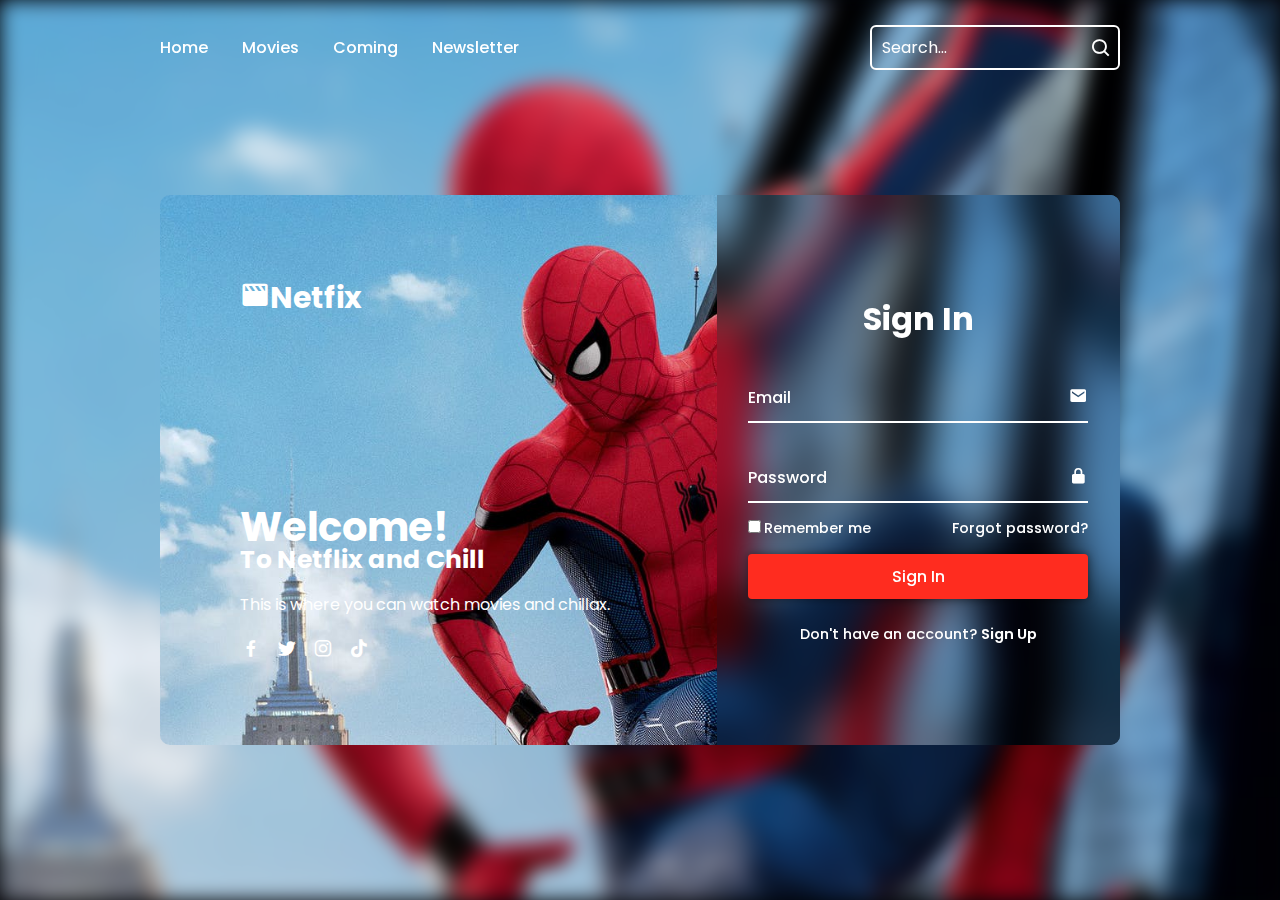
<file: login.html>
<html lang="en">
<head>
    <meta charset="UTF-8">
    <meta http-equiv="X-UA-Compatible" content="IE=edge">
    <meta name="viewport" content="width=device-width, initial-scale=1.0">
    <link rel="stylesheet" href="stylelogin.css">
    <link rel="stylesheet"
    href="https://cdn.jsdelivr.net/npm/boxicons@latest/css/boxicons.min.css">
    <link rel="stylesheet" href="https://cdn.jsdelivr.net/npm/swiper@9/swiper-bundle.min.css" />
    <title>Login Netfix</title>
</head>
<body>
    <header class="header">
        <nav class="navbar">
            <a href="index.html#home">Home</a>
            <a href="index.html#movies">Movies</a>
            <a href="index.html#coming">Coming</a>
            <a href="index.html#newsletter">Newsletter</a>
        </nav>
        <form action="#" class="search-bar">
            <input type="text" placeholder="Search...">
            <button type="submit">
                <i class='bx bx-search'></i>
            </button>
        </form>
    </header>
    <div class="backgroud"></div>
    <div class="container">
        <div class="content">
            <h2 class="logo"><i class='bx bxs-movie'></i>Netfix</h2>

            <div class="text-sci">
                <h2>Welcome!<br><span>To Netflix and Chill</span></h2>
                <p>This is where you can watch movies and chillax.</p>
                <div class="social-icons">
                    <a href="#"><i class='bx bxl-facebook' ></i></a>
                    <a href="#"><i class='bx bxl-twitter' ></i></a>
                    <a href="#"><i class='bx bxl-instagram' ></i></a>
                    <a href="#"><i class='bx bxl-tiktok' ></i></a>
                </div>
            </div>
        </div>
        <div class="logreg-box">
            <div class="form-box login">
                <form action="#">
                    <h2>Sign In</h2>

                    <div class="input-box">
                        <span class="icon"><i class='bx bxs-envelope'></i></span>
                        <input type="email" required>
                        <label>Email</label>
                    </div>
                    <div class="input-box">
                        <span class="icon"><i class='bx bxs-lock-alt'></i></span>
                        <input type="password" required>
                        <label>Password</label>
                    </div>
                    <div class="remember-forgot">
                        <label><input type="checkbox">Remember me</label>
                        <a href="#">Forgot password?</a>
                    </div>
                    <button class="btn"><a href="index.html">Sign In</a></button>
                    <div class="login-register">
                        <p>Don't have an account? <a href="#" class="register-link">Sign Up</a></p>
                    </div>
                </form>
            </div>
            <div class="form-box register">
                <form action="#">
                    <h2>Sign Up</h2>

                    <div class="input-box">
                        <span class="icon"><i class='bx bxs-user'></i></span>
                        <input type="text" required>
                        <label>Name</label>
                    </div>

                    <div class="input-box">
                        <span class="icon"><i class='bx bxs-envelope'></i></span>
                        <input type="email" required>
                        <label>Email</label>
                    </div>
                    <div class="input-box">
                        <span class="icon"><i class='bx bxs-lock-alt'></i></span>
                        <input type="password" required>
                        <label>Password</label>
                    </div>
                    <div class="remember-forgot">
                        <label><input type="checkbox">I agree to the term & conditions</label>
                    </div>
                    <button type="submit" class="btn">Sign Up</button>
                    <div class="login-register">
                        <p>Already have an account? <a href="#" class="login-link">Sign In</a></p>
                    </div>
                </form>
            </div>
        </div>
    </div>



    <script src="mainlogin.js"></script>
    <script src="firebase.js"></script>
</body>
</html>
</file>
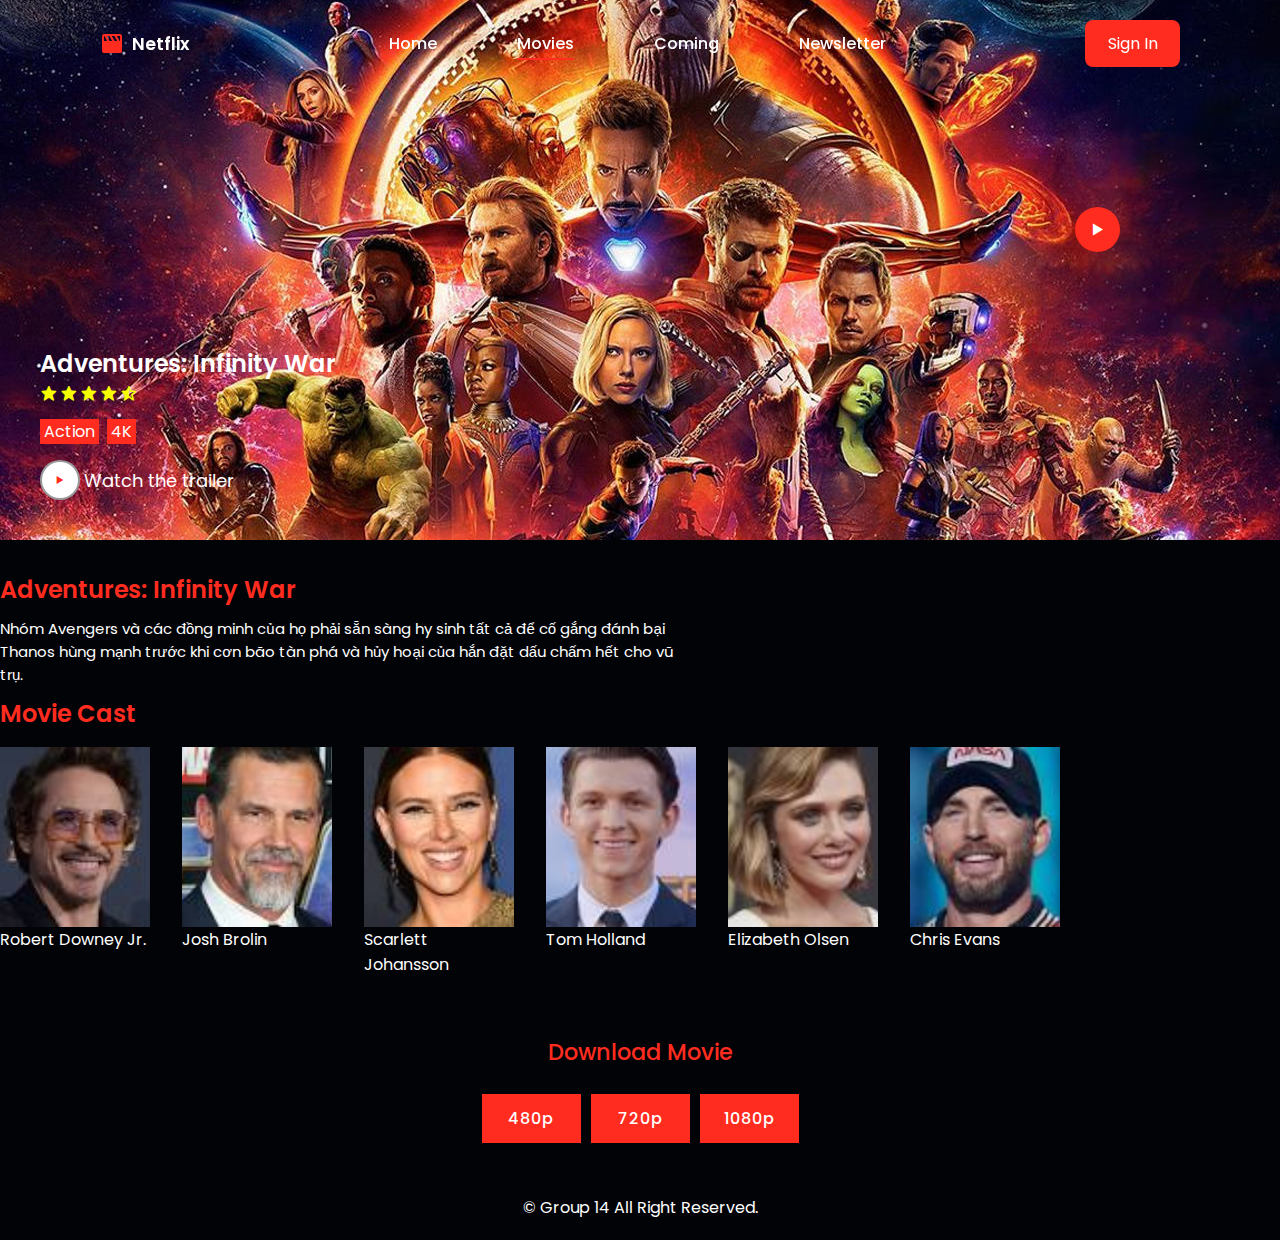
<file: play-movie-adventure.html>
<html lang="en">
<head>
    <meta charset="UTF-8">
    <meta http-equiv="X-UA-Compatible" content="IE=edge">
    <meta name="viewport" content="width=device-width, initial-scale=1.0">
    <title>Venom: Let there be Carnage</title>
    <link rel="stylesheet" href="style.css">
    <!-- Box icons -->
    <link rel="stylesheet"
    href="https://cdn.jsdelivr.net/npm/boxicons@latest/css/boxicons.min.css">
    <link rel="stylesheet" href="https://cdn.jsdelivr.net/npm/swiper@9/swiper-bundle.min.css" />
</head>
<body>
    <!-- navbar -->
    <header>
        <a href="#" class="logo">
            <i class='bx bxs-movie'></i>Netflix
        </a>
        <div class="bx bx-menu" id="menu-icon"></div>
        <!-- Menu -->
        <ul class="navbar">
            <li><a href="index.html#home">Home</a></li>
            <li><a href="index.html#movies" class="movies-active">Movies</a></li>
            <li><a href="index.html#coming">Coming</a></li>
            <li><a href="index.html#newsletter">Newsletter</a></li>
        </ul>
        <a href="login.html" class="btn">Sign In</a>
    </header>
    
   <!-- Play movies container -->
        <div class="play-container container">
            <!-- Play img -->
            <img src="img/home2.jpg" class="play-img">
            <!-- Play text -->
            <div class="play-text">
                <h2>Adventures: Infinity War</h2>
                <!-- Rating -->
                <div class="rating">
                    <i class='bx bxs-star'></i>
                    <i class='bx bxs-star'></i>
                    <i class='bx bxs-star'></i>
                    <i class='bx bxs-star'></i>
                    <i class='bx bxs-star-half' ></i>
                </div>
                <!-- Tags -->
                <div class="tags">
                    <span>Action</span>
                    <span>4K</span>
                </div>
                <!-- Trailer button -->
                <a href="https://www.youtube.com/watch?v=6ZfuNTqbHE8" class="watch-trailer">
                    <i class='bx bx-play' ></i>
                    <span>Watch the trailer</span>
                </a>
            </div>
            <!-- Play btn -->
            <i class='bx bx-play play-movie' ></i>
        </div>
        <!-- About -->
        <div class="about-movie container">
            <h2>Adventures: Infinity War</h2>
            <p>Nhóm Avengers và các đồng minh của họ phải sẵn sàng hy sinh tất cả để cố gắng đánh bại Thanos hùng mạnh trước khi cơn bão tàn phá và hủy hoại của hắn đặt dấu chấm hết cho vũ trụ.
            </p>
            <!-- Movie cast -->
            <h2 class="cast-heading">Movie Cast</h2>
            <div class="cast">
                <div class="cast-box">
                    <img src="img/cast1-adven.jpeg" class="cast-img">
                    <span class="cast-title">Robert Downey Jr.</span>
                </div>
                <div class="cast-box">
                    <img src="img/cast2-adven.jpeg"class="cast-img">
                    <span class="cast-title">Josh Brolin</span>
                </div>
                <div class="cast-box">
                    <img src="img/cast3-adven.jpeg"class="cast-img">
                    <span class="cast-title">Scarlett Johansson</span>
                </div>
                <div class="cast-box">
                    <img src="img/cast4-adven.jpeg"class="cast-img">
                    <span class="cast-title">Tom Holland</span>
                </div>
                <div class="cast-box">
                    <img src="img/cast5-adven.jpeg"class="cast-img">
                    <span class="cast-title">Elizabeth Olsen</span>
                </div>
                <div class="cast-box">
                    <img src="img/cast6-adven.jpeg"class="cast-img">
                    <span class="cast-title">Chris Evans</span>
                </div>
            </div>
        </div>
        <!-- download -->
        <div class="download">
            <h2 class="download-title">Download Movie</h2>
            <div class="download-links">
                <a href="#" download>480p</a>
                <a href="#" download>720p</a>
                <a href="#" download>1080p</a>
            </div>
        </div>

        <!-- copyright -->
    <div class="copyright">
        <p>&#169; Group 14 All Right Reserved.</p>
    </div>

    <!-- Link to custom js -->
    <script src="main.js"></script>

    <script src="firebase.js"></script>
</body>
</html>
</file>
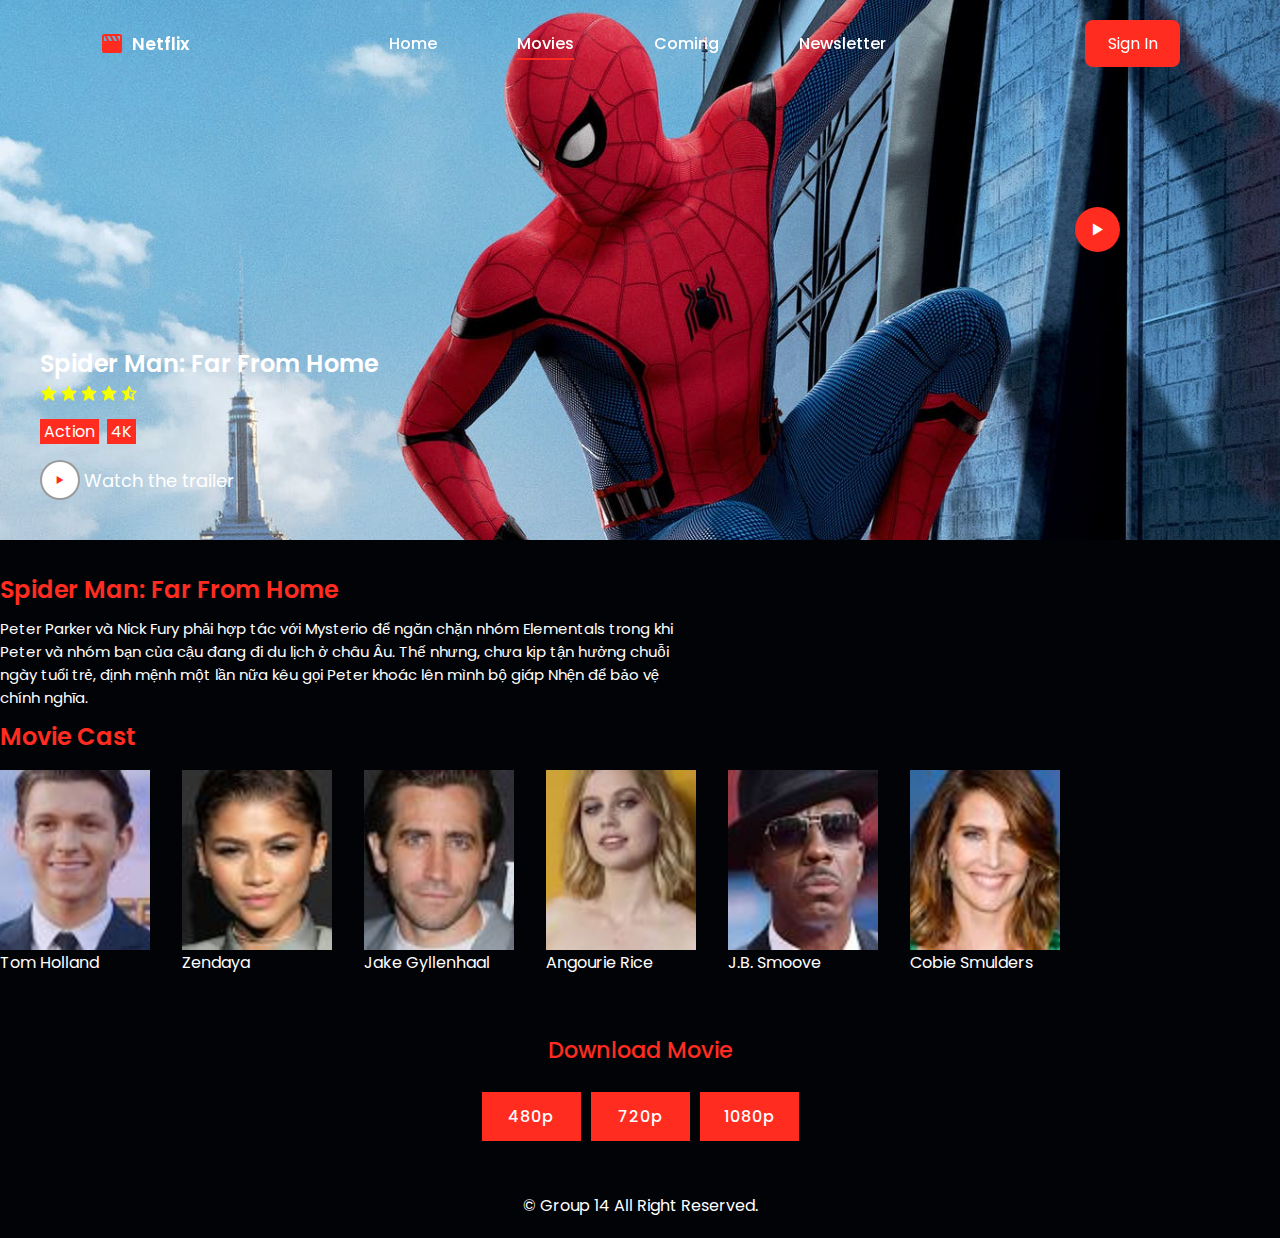
<file: play-movie-spider.html>
<html lang="en">
<head>
    <meta charset="UTF-8">
    <meta http-equiv="X-UA-Compatible" content="IE=edge">
    <meta name="viewport" content="width=device-width, initial-scale=1.0">
    <title>Spider man: Far from home</title>
    <link rel="stylesheet" href="style.css">
    <!-- Box icons -->
    <link rel="stylesheet"
    href="https://cdn.jsdelivr.net/npm/boxicons@latest/css/boxicons.min.css">
    <link rel="stylesheet" href="https://cdn.jsdelivr.net/npm/swiper@9/swiper-bundle.min.css" />
</head>
<body>
    <!-- navbar -->
    <header>
        <a href="#" class="logo">
            <i class='bx bxs-movie'></i>Netflix
        </a>
        <div class="bx bx-menu" id="menu-icon"></div>
        <!-- Menu -->
        <ul class="navbar">
            <li><a href="index.html#home">Home</a></li>
            <li><a href="index.html#movies" class="movies-active">Movies</a></li>
            <li><a href="index.html#coming">Coming</a></li>
            <li><a href="index.html#newsletter">Newsletter</a></li>
        </ul>
        <a href="login.html" class="btn">Sign In</a>
    </header>
    
   <!-- Play movies container -->
        <div class="play-container container">
            <!-- Play img -->
            <img src="img/home3.jpg" class="play-img">
            <!-- Play text -->
            <div class="play-text">
                <h2>Spider Man: Far From Home</h2>
                <!-- Rating -->
                <div class="rating">
                    <i class='bx bxs-star'></i>
                    <i class='bx bxs-star'></i>
                    <i class='bx bxs-star'></i>
                    <i class='bx bxs-star'></i>
                    <i class='bx bxs-star-half' ></i>
                </div>
                <!-- Tags -->
                <div class="tags">
                    <span>Action</span>
                    <span>4K</span>
                </div>
                <!-- Trailer button -->
                <a href="https://www.youtube.com/watch?v=Nt9L1jCKGnE" class="watch-trailer">
                    <i class='bx bx-play' ></i>
                    <span>Watch the trailer</span>
                </a>
            </div>
            <!-- Play btn -->
            <i class='bx bx-play play-movie' ></i>
        </div>
        <!-- About -->
        <div class="about-movie container">
            <h2>Spider Man: Far From Home</h2>
            <p>Peter Parker và Nick Fury phải hợp tác với Mysterio để ngăn chặn nhóm Elementals trong khi Peter và nhóm bạn của cậu đang đi du lịch ở châu Âu. Thế nhưng, chưa kịp tận hưởng chuỗi ngày tuổi trẻ, định mệnh một lần nữa kêu gọi Peter khoác lên mình bộ giáp Nhện để bảo vệ chính nghĩa.
            </p>
            <!-- Movie cast -->
            <h2 class="cast-heading">Movie Cast</h2>
            <div class="cast">
                <div class="cast-box">
                    <img src="img/cast1-spider.jpeg" class="cast-img">
                    <span class="cast-title">Tom Holland</span>
                </div>
                <div class="cast-box">
                    <img src="img/cast2-spider.jpeg"class="cast-img">
                    <span class="cast-title">Zendaya</span>
                </div>
                <div class="cast-box">
                    <img src="img/cast3-spider.jpeg"class="cast-img">
                    <span class="cast-title">Jake Gyllenhaal</span>
                </div>
                <div class="cast-box">
                    <img src="img/cast4-spider.jpeg"class="cast-img">
                    <span class="cast-title">Angourie Rice</span>
                </div>
                <div class="cast-box">
                    <img src="img/cast5-spider.jpeg"class="cast-img">
                    <span class="cast-title">J.B. Smoove</span>
                </div>
                <div class="cast-box">
                    <img src="img/cast6-spider.jpeg"class="cast-img">
                    <span class="cast-title">Cobie Smulders</span>
                </div>
            </div>
        </div>
        <!-- download -->
        <div class="download">
            <h2 class="download-title">Download Movie</h2>
            <div class="download-links">
                <a href="#" download>480p</a>
                <a href="#" download>720p</a>
                <a href="#" download>1080p</a>
            </div>
        </div>
        
        <!-- copyright -->
    <div class="copyright">
        <p>&#169; Group 14 All Right Reserved.</p>
    </div>
    
    <!-- Link to custom js -->
    <script src="main.js"></script>
    <script src="firebase.js"></script>
</body>
</html>
</file>
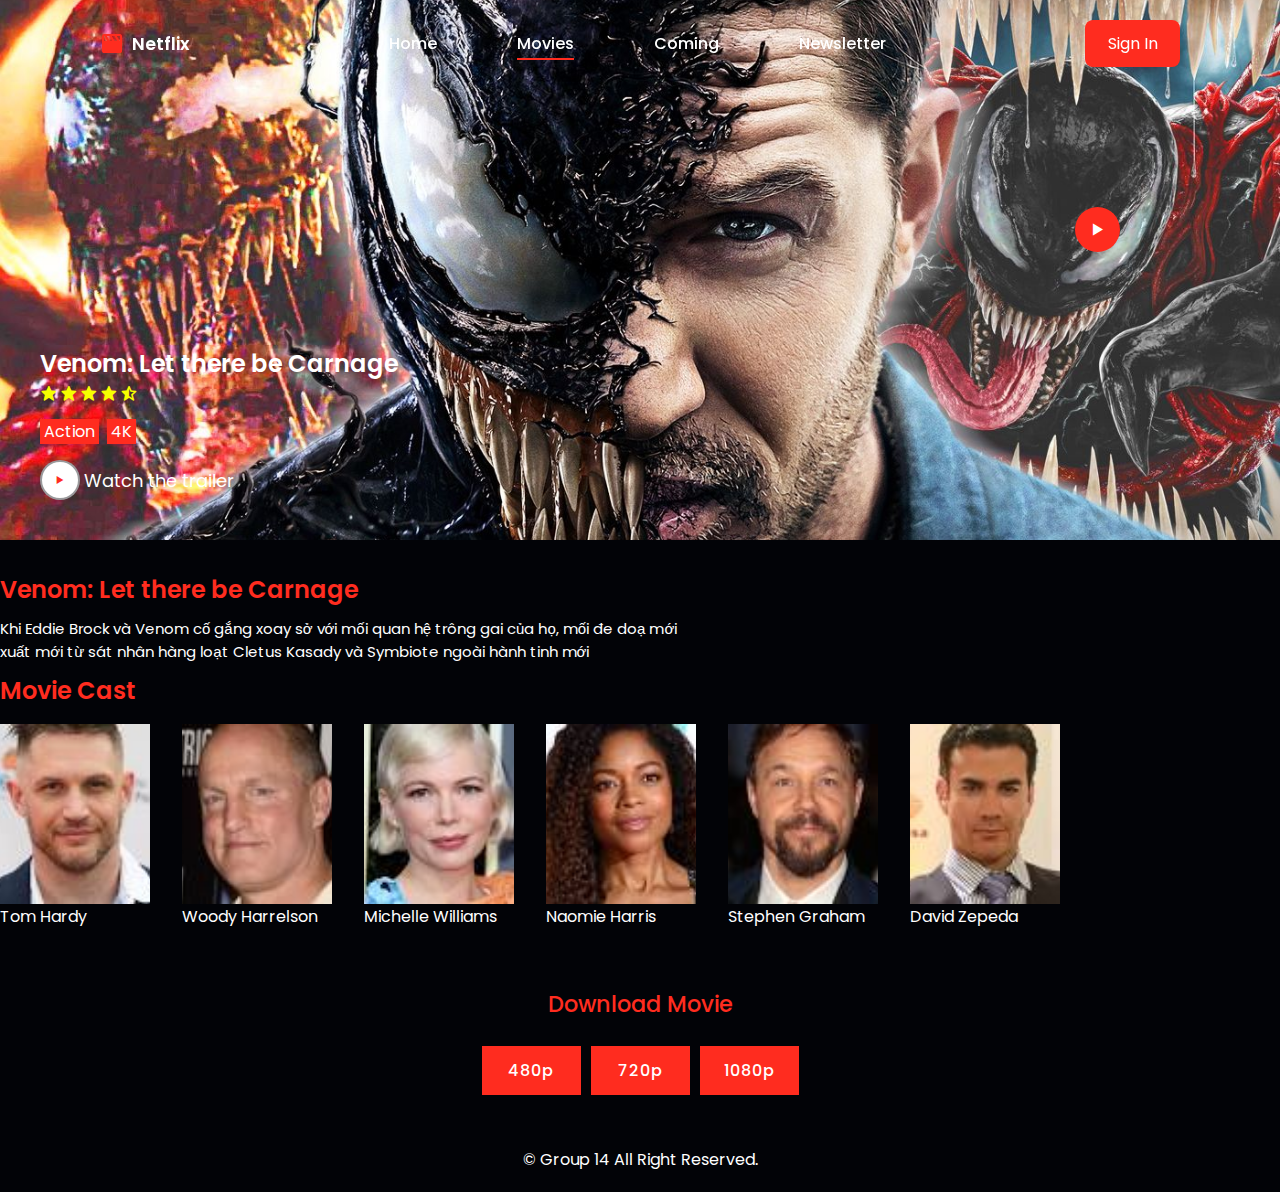
<file: play-movie-venom.html>
<html lang="en">
<head>
    <meta charset="UTF-8">
    <meta http-equiv="X-UA-Compatible" content="IE=edge">
    <meta name="viewport" content="width=device-width, initial-scale=1.0">
    <title>Venom: Let there be Carnage</title>
    <link rel="stylesheet" href="style.css">
    <!-- Box icons -->
    <link rel="stylesheet"
    href="https://cdn.jsdelivr.net/npm/boxicons@latest/css/boxicons.min.css">
    <link rel="stylesheet" href="https://cdn.jsdelivr.net/npm/swiper@9/swiper-bundle.min.css" />
</head>
<body>
    <!-- navbar -->
    <header>
        <a href="#" class="logo">
            <i class='bx bxs-movie'></i>Netflix
        </a>
        <div class="bx bx-menu" id="menu-icon"></div>
        <!-- Menu -->
        <ul class="navbar">
            <li><a href="index.html#home">Home</a></li>
            <li><a href="index.html#movies" class="movies-active">Movies</a></li>
            <li><a href="index.html#coming">Coming</a></li>
            <li><a href="index.html#newsletter">Newsletter</a></li>
        </ul>
        <a href="login.html" class="btn">Sign In</a>
    </header>
    
   <!-- Play movies container -->
        <div class="play-container container">
            <!-- Play img -->
            <img src="img/home1.jpg" class="play-img">
            <!-- Play text -->
            <div class="play-text">
                <h2>Venom: Let there be Carnage</h2>
                <!-- Rating -->
                <div class="rating">
                    <i class='bx bxs-star'></i>
                    <i class='bx bxs-star'></i>
                    <i class='bx bxs-star'></i>
                    <i class='bx bxs-star'></i>
                    <i class='bx bxs-star-half' ></i>
                </div>
                <!-- Tags -->
                <div class="tags">
                    <span>Action</span>
                    <span>4K</span>
                </div>
                <!-- Trailer button -->
                <a href="https://www.youtube.com/watch?v=-FmWuCgJmxo" class="watch-trailer">
                    <i class='bx bx-play' ></i>
                    <span>Watch the trailer</span>
                </a>
            </div>
            <!-- Play btn -->
            <i class='bx bx-play play-movie' ></i>
        </div>
        <!-- About -->
        <div class="about-movie container">
            <h2>Venom: Let there be Carnage</h2>
            <p>Khi Eddie Brock và Venom cố gắng xoay sở với mối quan hệ trông gai của họ, mối đe doạ mới xuất
                mới từ sát nhân hàng loạt Cletus Kasady và Symbiote ngoài hành tinh mới
            </p>
            <!-- Movie cast -->
            <h2 class="cast-heading">Movie Cast</h2>
            <div class="cast">
                <div class="cast-box">
                    <img src="img/cast1-venom.jpeg" class="cast-img">
                    <span class="cast-title">Tom Hardy</span>
                </div>
                <div class="cast-box">
                    <img src="img/cast2-venom.jpeg"class="cast-img">
                    <span class="cast-title">Woody Harrelson</span>
                </div>
                <div class="cast-box">
                    <img src="img/cast3-venom.jpeg"class="cast-img">
                    <span class="cast-title">Michelle Williams</span>
                </div>
                <div class="cast-box">
                    <img src="img/cast4-venom.jpeg"class="cast-img">
                    <span class="cast-title">Naomie Harris</span>
                </div>
                <div class="cast-box">
                    <img src="img/cast5-venom.jpeg"class="cast-img">
                    <span class="cast-title">Stephen Graham</span>
                </div>
                <div class="cast-box">
                    <img src="img/cast6-venom.jpeg"class="cast-img">
                    <span class="cast-title">David Zepeda</span>
                </div>
            </div>
        </div>
        <!-- download -->
        <div class="download">
            <h2 class="download-title">Download Movie</h2>
            <div class="download-links">
                <a href="#" download>480p</a>
                <a href="#" download>720p</a>
                <a href="#" download>1080p</a>
            </div>
        </div>
        
        <!-- copyright -->
    <div class="copyright">
        <p>&#169; Group 14 All Right Reserved.</p>
    </div>

    <!-- Link to custom js -->
    <script src="main.js"></script>
    <script src="firebase.js"></script>
</body>
</html>
</file>
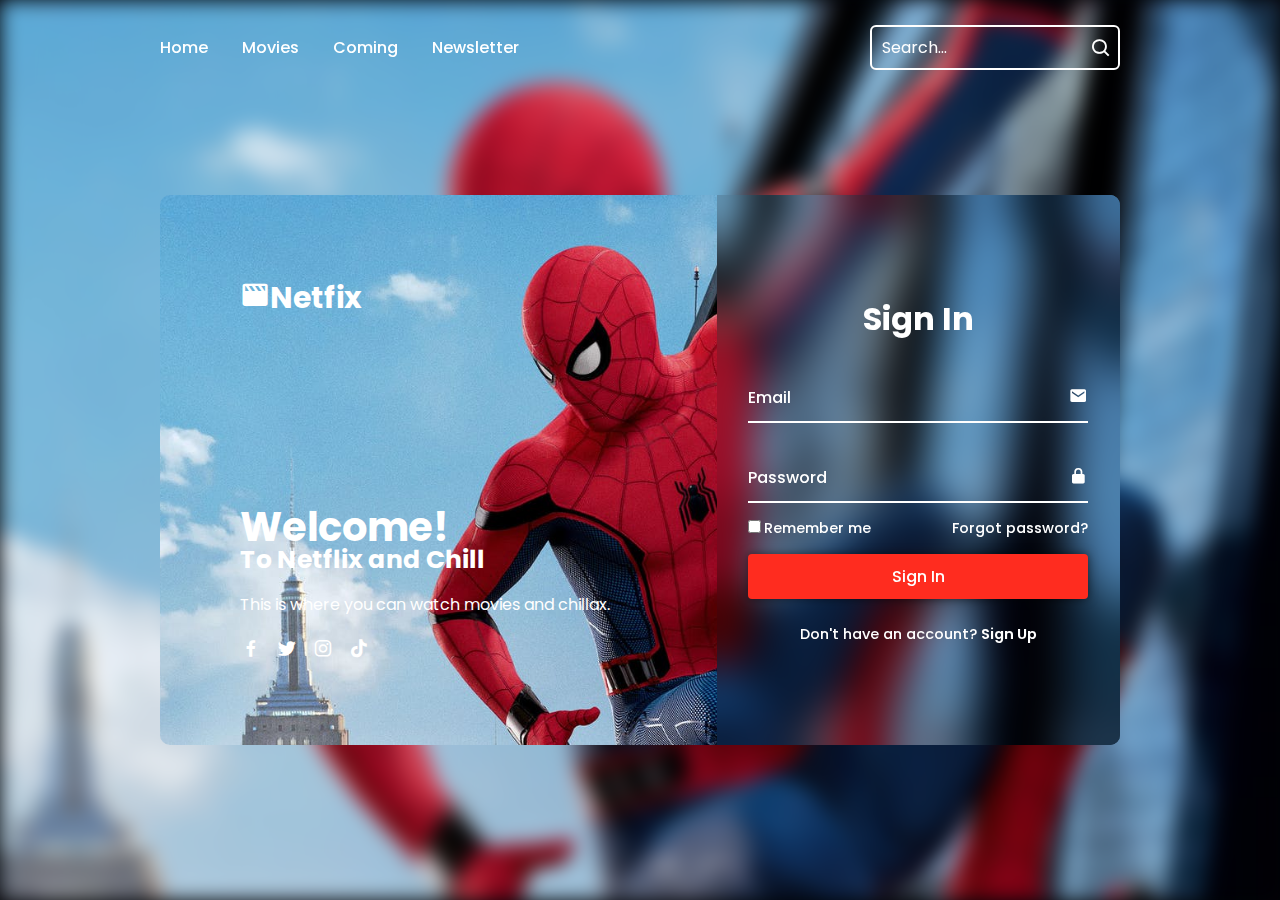
<file: public/login.html>
<html lang="en">
<head>
    <meta charset="UTF-8">
    <meta http-equiv="X-UA-Compatible" content="IE=edge">
    <meta name="viewport" content="width=device-width, initial-scale=1.0">
    <link rel="stylesheet" href="stylelogin.css">
    <link rel="stylesheet"
    href="https://cdn.jsdelivr.net/npm/boxicons@latest/css/boxicons.min.css">
    <link rel="stylesheet" href="https://cdn.jsdelivr.net/npm/swiper@9/swiper-bundle.min.css" />
    <title>Login Netfix</title>
</head>
<body>
    <header class="header">
        <nav class="navbar">
            <a href="index.html#home">Home</a>
            <a href="index.html#movies">Movies</a>
            <a href="index.html#coming">Coming</a>
            <a href="index.html#newsletter">Newsletter</a>
        </nav>
        <form action="#" class="search-bar">
            <input type="text" placeholder="Search...">
            <button type="submit">
                <i class='bx bx-search'></i>
            </button>
        </form>
    </header>
    <div class="backgroud"></div>
    <div class="container">
        <div class="content">
            <h2 class="logo"><i class='bx bxs-movie'></i>Netfix</h2>

            <div class="text-sci">
                <h2>Welcome!<br><span>To Netflix and Chill</span></h2>
                <p>This is where you can watch movies and chillax.</p>
                <div class="social-icons">
                    <a href="#"><i class='bx bxl-facebook' ></i></a>
                    <a href="#"><i class='bx bxl-twitter' ></i></a>
                    <a href="#"><i class='bx bxl-instagram' ></i></a>
                    <a href="#"><i class='bx bxl-tiktok' ></i></a>
                </div>
            </div>
        </div>
        <div class="logreg-box">
            <div class="form-box login">
                <form action="#">
                    <h2>Sign In</h2>

                    <div class="input-box">
                        <span class="icon"><i class='bx bxs-envelope'></i></span>
                        <input type="email" required>
                        <label>Email</label>
                    </div>
                    <div class="input-box">
                        <span class="icon"><i class='bx bxs-lock-alt'></i></span>
                        <input type="password" required>
                        <label>Password</label>
                    </div>
                    <div class="remember-forgot">
                        <label><input type="checkbox">Remember me</label>
                        <a href="#">Forgot password?</a>
                    </div>
                    <button class="btn"><a href="index.html">Sign In</a></button>
                    <div class="login-register">
                        <p>Don't have an account? <a href="#" class="register-link">Sign Up</a></p>
                    </div>
                </form>
            </div>
            <div class="form-box register">
                <form action="#">
                    <h2>Sign Up</h2>

                    <div class="input-box">
                        <span class="icon"><i class='bx bxs-user'></i></span>
                        <input type="text" required>
                        <label>Name</label>
                    </div>

                    <div class="input-box">
                        <span class="icon"><i class='bx bxs-envelope'></i></span>
                        <input type="email" required>
                        <label>Email</label>
                    </div>
                    <div class="input-box">
                        <span class="icon"><i class='bx bxs-lock-alt'></i></span>
                        <input type="password" required>
                        <label>Password</label>
                    </div>
                    <div class="remember-forgot">
                        <label><input type="checkbox">I agree to the term & conditions</label>
                    </div>
                    <button type="submit" class="btn">Sign Up</button>
                    <div class="login-register">
                        <p>Already have an account? <a href="#" class="login-link">Sign In</a></p>
                    </div>
                </form>
            </div>
        </div>
    </div>



    <script src="mainlogin.js"></script>
</body>
</html>
</file>
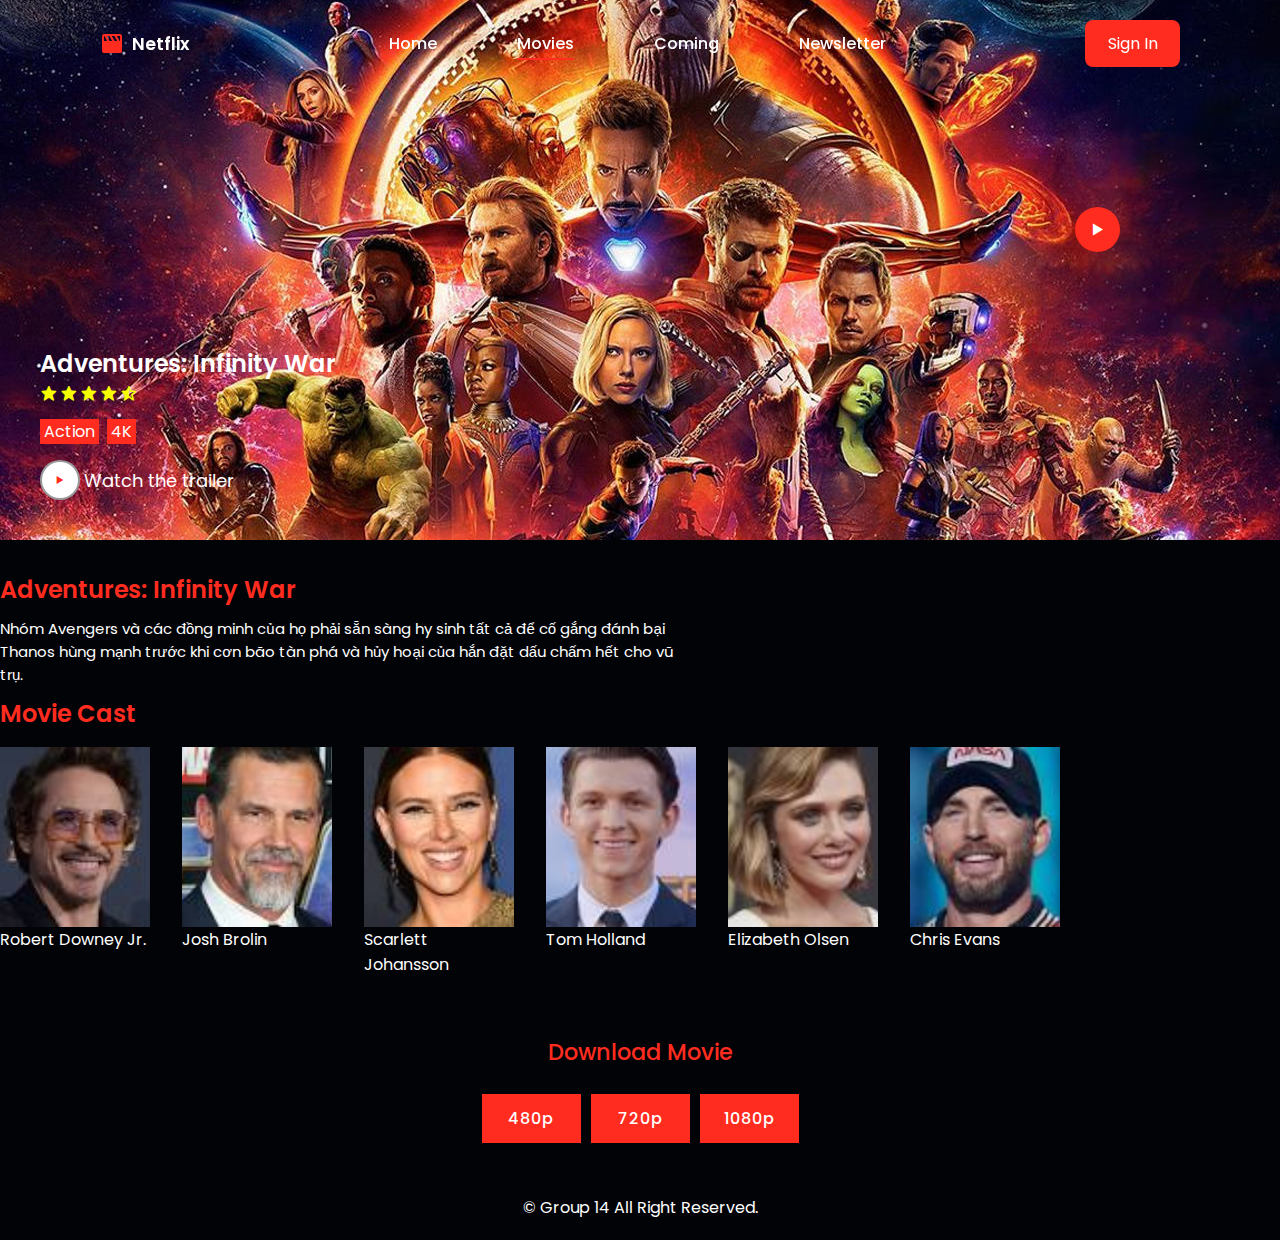
<file: public/play-movie-adventure.html>
<html lang="en">
<head>
    <meta charset="UTF-8">
    <meta http-equiv="X-UA-Compatible" content="IE=edge">
    <meta name="viewport" content="width=device-width, initial-scale=1.0">
    <title>Venom: Let there be Carnage</title>
    <link rel="stylesheet" href="style.css">
    <!-- Box icons -->
    <link rel="stylesheet"
    href="https://cdn.jsdelivr.net/npm/boxicons@latest/css/boxicons.min.css">
    <link rel="stylesheet" href="https://cdn.jsdelivr.net/npm/swiper@9/swiper-bundle.min.css" />
</head>
<body>
    <!-- navbar -->
    <header>
        <a href="#" class="logo">
            <i class='bx bxs-movie'></i>Netflix
        </a>
        <div class="bx bx-menu" id="menu-icon"></div>
        <!-- Menu -->
        <ul class="navbar">
            <li><a href="index.html#home">Home</a></li>
            <li><a href="index.html#movies" class="movies-active">Movies</a></li>
            <li><a href="index.html#coming">Coming</a></li>
            <li><a href="index.html#newsletter">Newsletter</a></li>
        </ul>
        <a href="login.html" class="btn">Sign In</a>
    </header>
    
   <!-- Play movies container -->
        <div class="play-container container">
            <!-- Play img -->
            <img src="img/home2.jpg" class="play-img">
            <!-- Play text -->
            <div class="play-text">
                <h2>Adventures: Infinity War</h2>
                <!-- Rating -->
                <div class="rating">
                    <i class='bx bxs-star'></i>
                    <i class='bx bxs-star'></i>
                    <i class='bx bxs-star'></i>
                    <i class='bx bxs-star'></i>
                    <i class='bx bxs-star-half' ></i>
                </div>
                <!-- Tags -->
                <div class="tags">
                    <span>Action</span>
                    <span>4K</span>
                </div>
                <!-- Trailer button -->
                <a href="https://www.youtube.com/watch?v=6ZfuNTqbHE8" class="watch-trailer">
                    <i class='bx bx-play' ></i>
                    <span>Watch the trailer</span>
                </a>
            </div>
            <!-- Play btn -->
            <i class='bx bx-play play-movie' ></i>
        </div>
        <!-- About -->
        <div class="about-movie container">
            <h2>Adventures: Infinity War</h2>
            <p>Nhóm Avengers và các đồng minh của họ phải sẵn sàng hy sinh tất cả để cố gắng đánh bại Thanos hùng mạnh trước khi cơn bão tàn phá và hủy hoại của hắn đặt dấu chấm hết cho vũ trụ.
            </p>
            <!-- Movie cast -->
            <h2 class="cast-heading">Movie Cast</h2>
            <div class="cast">
                <div class="cast-box">
                    <img src="img/cast1-adven.jpeg" class="cast-img">
                    <span class="cast-title">Robert Downey Jr.</span>
                </div>
                <div class="cast-box">
                    <img src="img/cast2-adven.jpeg"class="cast-img">
                    <span class="cast-title">Josh Brolin</span>
                </div>
                <div class="cast-box">
                    <img src="img/cast3-adven.jpeg"class="cast-img">
                    <span class="cast-title">Scarlett Johansson</span>
                </div>
                <div class="cast-box">
                    <img src="img/cast4-adven.jpeg"class="cast-img">
                    <span class="cast-title">Tom Holland</span>
                </div>
                <div class="cast-box">
                    <img src="img/cast5-adven.jpeg"class="cast-img">
                    <span class="cast-title">Elizabeth Olsen</span>
                </div>
                <div class="cast-box">
                    <img src="img/cast6-adven.jpeg"class="cast-img">
                    <span class="cast-title">Chris Evans</span>
                </div>
            </div>
        </div>
        <!-- download -->
        <div class="download">
            <h2 class="download-title">Download Movie</h2>
            <div class="download-links">
                <a href="#" download>480p</a>
                <a href="#" download>720p</a>
                <a href="#" download>1080p</a>
            </div>
        </div>

        <!-- copyright -->
    <div class="copyright">
        <p>&#169; Group 14 All Right Reserved.</p>
    </div>

    <!-- Link to custom js -->
    <script src="main.js"></script>

</body>
</html>
</file>
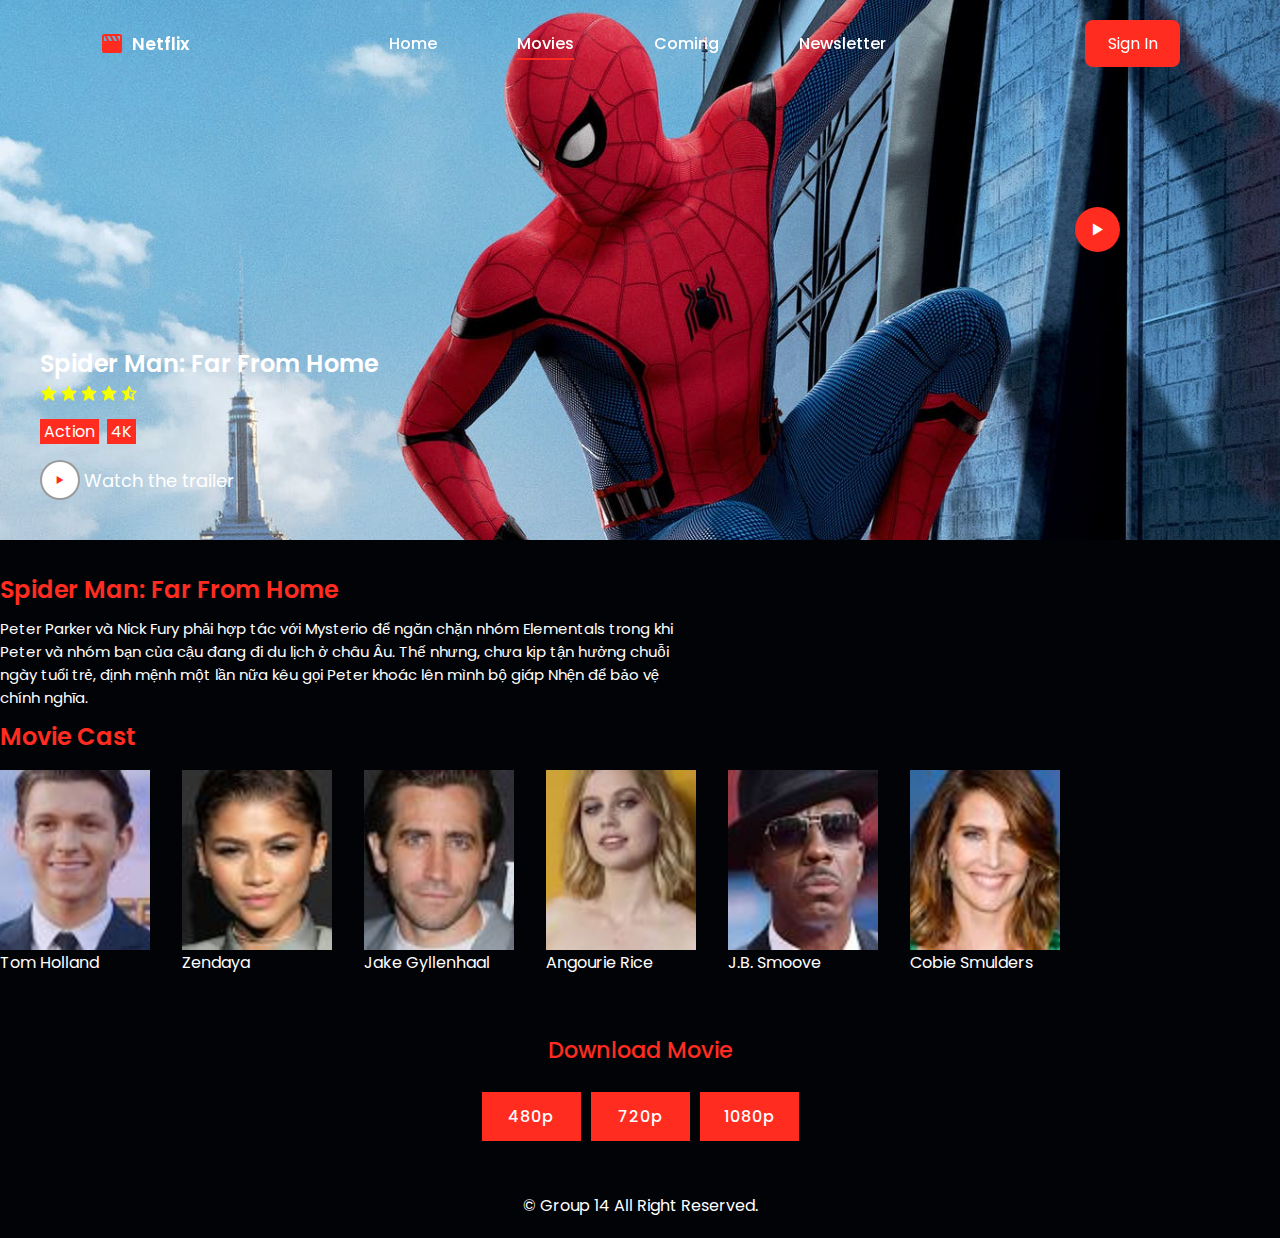
<file: public/play-movie-spider.html>
<html lang="en">
<head>
    <meta charset="UTF-8">
    <meta http-equiv="X-UA-Compatible" content="IE=edge">
    <meta name="viewport" content="width=device-width, initial-scale=1.0">
    <title>Spider man: Far from home</title>
    <link rel="stylesheet" href="style.css">
    <!-- Box icons -->
    <link rel="stylesheet"
    href="https://cdn.jsdelivr.net/npm/boxicons@latest/css/boxicons.min.css">
    <link rel="stylesheet" href="https://cdn.jsdelivr.net/npm/swiper@9/swiper-bundle.min.css" />
</head>
<body>
    <!-- navbar -->
    <header>
        <a href="#" class="logo">
            <i class='bx bxs-movie'></i>Netflix
        </a>
        <div class="bx bx-menu" id="menu-icon"></div>
        <!-- Menu -->
        <ul class="navbar">
            <li><a href="index.html#home">Home</a></li>
            <li><a href="index.html#movies" class="movies-active">Movies</a></li>
            <li><a href="index.html#coming">Coming</a></li>
            <li><a href="index.html#newsletter">Newsletter</a></li>
        </ul>
        <a href="login.html" class="btn">Sign In</a>
    </header>
    
   <!-- Play movies container -->
        <div class="play-container container">
            <!-- Play img -->
            <img src="img/home3.jpg" class="play-img">
            <!-- Play text -->
            <div class="play-text">
                <h2>Spider Man: Far From Home</h2>
                <!-- Rating -->
                <div class="rating">
                    <i class='bx bxs-star'></i>
                    <i class='bx bxs-star'></i>
                    <i class='bx bxs-star'></i>
                    <i class='bx bxs-star'></i>
                    <i class='bx bxs-star-half' ></i>
                </div>
                <!-- Tags -->
                <div class="tags">
                    <span>Action</span>
                    <span>4K</span>
                </div>
                <!-- Trailer button -->
                <a href="https://www.youtube.com/watch?v=Nt9L1jCKGnE" class="watch-trailer">
                    <i class='bx bx-play' ></i>
                    <span>Watch the trailer</span>
                </a>
            </div>
            <!-- Play btn -->
            <i class='bx bx-play play-movie' ></i>
        </div>
        <!-- About -->
        <div class="about-movie container">
            <h2>Spider Man: Far From Home</h2>
            <p>Peter Parker và Nick Fury phải hợp tác với Mysterio để ngăn chặn nhóm Elementals trong khi Peter và nhóm bạn của cậu đang đi du lịch ở châu Âu. Thế nhưng, chưa kịp tận hưởng chuỗi ngày tuổi trẻ, định mệnh một lần nữa kêu gọi Peter khoác lên mình bộ giáp Nhện để bảo vệ chính nghĩa.
            </p>
            <!-- Movie cast -->
            <h2 class="cast-heading">Movie Cast</h2>
            <div class="cast">
                <div class="cast-box">
                    <img src="img/cast1-spider.jpeg" class="cast-img">
                    <span class="cast-title">Tom Holland</span>
                </div>
                <div class="cast-box">
                    <img src="img/cast2-spider.jpeg"class="cast-img">
                    <span class="cast-title">Zendaya</span>
                </div>
                <div class="cast-box">
                    <img src="img/cast3-spider.jpeg"class="cast-img">
                    <span class="cast-title">Jake Gyllenhaal</span>
                </div>
                <div class="cast-box">
                    <img src="img/cast4-spider.jpeg"class="cast-img">
                    <span class="cast-title">Angourie Rice</span>
                </div>
                <div class="cast-box">
                    <img src="img/cast5-spider.jpeg"class="cast-img">
                    <span class="cast-title">J.B. Smoove</span>
                </div>
                <div class="cast-box">
                    <img src="img/cast6-spider.jpeg"class="cast-img">
                    <span class="cast-title">Cobie Smulders</span>
                </div>
            </div>
        </div>
        <!-- download -->
        <div class="download">
            <h2 class="download-title">Download Movie</h2>
            <div class="download-links">
                <a href="#" download>480p</a>
                <a href="#" download>720p</a>
                <a href="#" download>1080p</a>
            </div>
        </div>
        
        <!-- copyright -->
    <div class="copyright">
        <p>&#169; Group 14 All Right Reserved.</p>
    </div>
    
    <!-- Link to custom js -->
    <script src="main.js"></script>

</body>
</html>
</file>
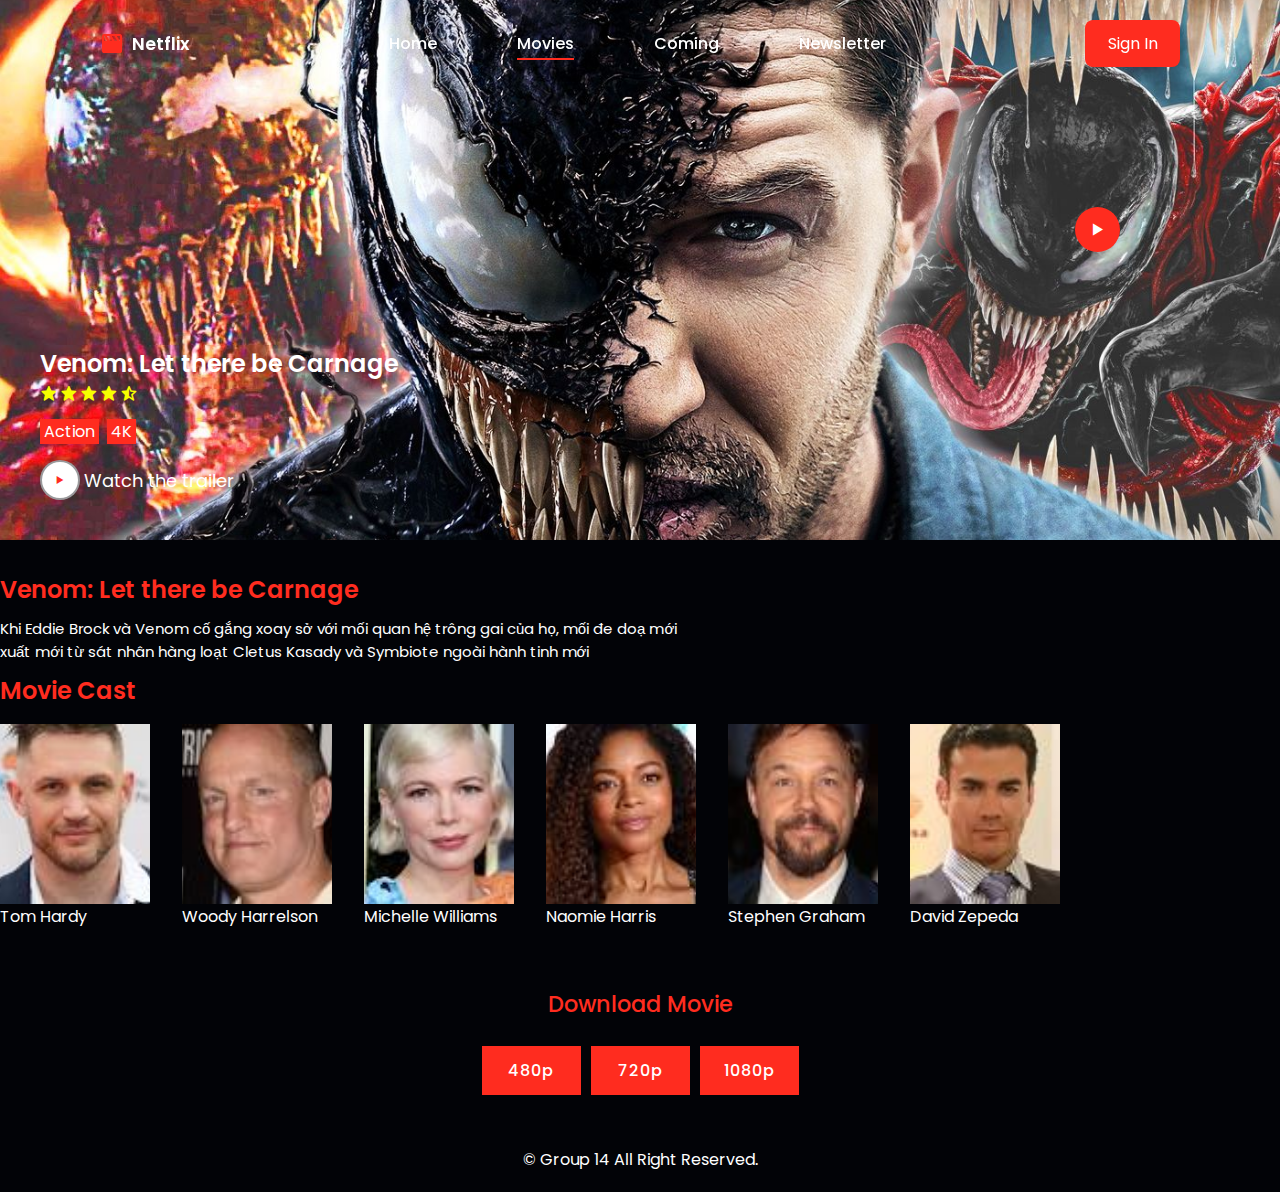
<file: public/play-movie-venom.html>
<html lang="en">
<head>
    <meta charset="UTF-8">
    <meta http-equiv="X-UA-Compatible" content="IE=edge">
    <meta name="viewport" content="width=device-width, initial-scale=1.0">
    <title>Venom: Let there be Carnage</title>
    <link rel="stylesheet" href="style.css">
    <!-- Box icons -->
    <link rel="stylesheet"
    href="https://cdn.jsdelivr.net/npm/boxicons@latest/css/boxicons.min.css">
    <link rel="stylesheet" href="https://cdn.jsdelivr.net/npm/swiper@9/swiper-bundle.min.css" />
</head>
<body>
    <!-- navbar -->
    <header>
        <a href="#" class="logo">
            <i class='bx bxs-movie'></i>Netflix
        </a>
        <div class="bx bx-menu" id="menu-icon"></div>
        <!-- Menu -->
        <ul class="navbar">
            <li><a href="index.html#home">Home</a></li>
            <li><a href="index.html#movies" class="movies-active">Movies</a></li>
            <li><a href="index.html#coming">Coming</a></li>
            <li><a href="index.html#newsletter">Newsletter</a></li>
        </ul>
        <a href="login.html" class="btn">Sign In</a>
    </header>
    
   <!-- Play movies container -->
        <div class="play-container container">
            <!-- Play img -->
            <img src="img/home1.jpg" class="play-img">
            <!-- Play text -->
            <div class="play-text">
                <h2>Venom: Let there be Carnage</h2>
                <!-- Rating -->
                <div class="rating">
                    <i class='bx bxs-star'></i>
                    <i class='bx bxs-star'></i>
                    <i class='bx bxs-star'></i>
                    <i class='bx bxs-star'></i>
                    <i class='bx bxs-star-half' ></i>
                </div>
                <!-- Tags -->
                <div class="tags">
                    <span>Action</span>
                    <span>4K</span>
                </div>
                <!-- Trailer button -->
                <a href="https://www.youtube.com/watch?v=-FmWuCgJmxo" class="watch-trailer">
                    <i class='bx bx-play' ></i>
                    <span>Watch the trailer</span>
                </a>
            </div>
            <!-- Play btn -->
            <i class='bx bx-play play-movie' ></i>
        </div>
        <!-- About -->
        <div class="about-movie container">
            <h2>Venom: Let there be Carnage</h2>
            <p>Khi Eddie Brock và Venom cố gắng xoay sở với mối quan hệ trông gai của họ, mối đe doạ mới xuất
                mới từ sát nhân hàng loạt Cletus Kasady và Symbiote ngoài hành tinh mới
            </p>
            <!-- Movie cast -->
            <h2 class="cast-heading">Movie Cast</h2>
            <div class="cast">
                <div class="cast-box">
                    <img src="img/cast1-venom.jpeg" class="cast-img">
                    <span class="cast-title">Tom Hardy</span>
                </div>
                <div class="cast-box">
                    <img src="img/cast2-venom.jpeg"class="cast-img">
                    <span class="cast-title">Woody Harrelson</span>
                </div>
                <div class="cast-box">
                    <img src="img/cast3-venom.jpeg"class="cast-img">
                    <span class="cast-title">Michelle Williams</span>
                </div>
                <div class="cast-box">
                    <img src="img/cast4-venom.jpeg"class="cast-img">
                    <span class="cast-title">Naomie Harris</span>
                </div>
                <div class="cast-box">
                    <img src="img/cast5-venom.jpeg"class="cast-img">
                    <span class="cast-title">Stephen Graham</span>
                </div>
                <div class="cast-box">
                    <img src="img/cast6-venom.jpeg"class="cast-img">
                    <span class="cast-title">David Zepeda</span>
                </div>
            </div>
        </div>
        <!-- download -->
        <div class="download">
            <h2 class="download-title">Download Movie</h2>
            <div class="download-links">
                <a href="#" download>480p</a>
                <a href="#" download>720p</a>
                <a href="#" download>1080p</a>
            </div>
        </div>
        
        <!-- copyright -->
    <div class="copyright">
        <p>&#169; Group 14 All Right Reserved.</p>
    </div>

    <!-- Link to custom js -->
    <script src="main.js"></script>

</body>
</html>
</file>
<file: stylelogin.css>
/* Google font */
@import url('https://fonts.googleapis.com/css2?family=Poppins:wght@200;300;400;500;600;700&display=swap');
*{
    margin: 0;
    padding: 0;
    box-sizing: border-box;
    font-family: 'Poppins', sans-serif;
}
:root{
    --main-coler: #ff2c1f;
    --text-coler: #020307;
    --bg-coler: #fff;
}
.header{
    position: fixed;
    top: 0;
    left: 0;
    width: 100%;
    padding: 25px 12.5%;
    background: transparent;
    display: flex;
    justify-content: space-between;
    align-items: center;
    z-index: 100;
}
body{
    background: var(--text-coler);
}
.navbar a{
    position: relative;
    font-size: 16px;
    color: var(--bg-coler);
    text-decoration: none;
    font-weight: 500;
    margin-right: 30px;
}
.navbar a::after{
    content: '';
    position: absolute;
    left: 0;
    bottom: -4px;
    width: 100%;
    height: 2px;
    background: var(--main-coler);
    border-radius: 5px;
    transform: translateY(10px);
    opacity: 0;
    transition: .5s;
}
.navbar a:hover::after{
    transform: translateY(0);
    opacity: 1;
}
.search-bar{
    width: 250px;
    height: 45px;
    background: transparent;
    border: 2px solid #fff;
    border-radius: 6px;
    display: flex;
    align-items: center;
}
.search-bar input{
    width: 100%;
    background: transparent;
    border: none;
    outline: none;
    font-size: 16px;
    color: var(--bg-coler);
    padding-left: 10px;
}
.search-bar input::placeholder{
    color: var(--bg-coler);
}
.search-bar button{
    width: 40px;
    height: 100%;
    background: transparent;
    display: flex;
    align-items: center;
    justify-content: center;
    border: none;
    outline: none;
    cursor: pointer;
}
.search-bar button i{
    font-size: 22px;
    color: var(--bg-coler);
}
.backgroud{
    width: 100%;
    height: 100vh;
    background: url('img/home3.jpg') no-repeat;
    background-size: cover;
    background-position: center;
    filter: blur(10px);
}

.container{
    top: 50%;
    left: 50%;
    transform: translate(-50%, -50%);
    position: absolute;
    width: 75%;
    height: 550px;
    background: url('img/home3.jpg') no-repeat;
    background-size: cover;
    background-position: center;
    border-radius: 10px;
    margin-top: 20px;
}
.container .content{
    position: absolute;
    top: 0;
    left: 0;
    width: 58%;
    height: 100%;
    background: transparent;
    padding: 80px;
    color: var(--bg-coler);
    display: flex;
    justify-content: space-between;
    flex-direction: column;
}

.content .logo{
    font-size: 30px;
}
.text-sci h2{
    font-size: 40px;
    line-height: 1;
}
.text-sci h2 span{
    font-size: 25px;
}
.text-sci p{
    font-size: 16px;
    margin: 20px 0;
}

.social-icons a i{
    font-size: 22px;
    color: var(--bg-coler);
    margin-right: 10px;
    transition: .5s ease;
}
.social-icons a:hover i{
    transform: scale(1.2);
}
.container .logreg-box{
    position: absolute;
    top: 0;
    right: 0;
    width: calc(100% - 58%);
    height: 100%;
    overflow: hidden;
}
.logreg-box .form-box{
    position: absolute;
    display: flex;
    justify-content: center;
    align-items: center;
    width: 100%;
    height: 100%;
    background: transparent;
    backdrop-filter: blur(20px);
    border-top-right-radius: 10px;
    border-bottom-right-radius: 10px;
    color: var(--bg-coler);
}
.logreg-box .form-box.login{
    transform: translateX(0);
    transition: transform .6s ease;
    transition-delay: .7s;
}
.logreg-box.active .form-box.login{
    transform: translateX(430px);
    transition-delay: 0s ;
}
.logreg-box .form-box.register{
    transform: translateX(450px);
    transition: transform .6s ease;
    transition-delay: 0s;
}
.logreg-box.active .form-box.register{
    transform: translateX(0px);
    transition-delay: .7s ;
}
.form-box h2{
    font-size: 32px;
    text-align: center;
}
.form-box .input-box{
    position: relative;
    width: 340px;
    height: 50px;
    border-bottom: 2px solid var(--bg-coler);
    margin: 30px 0; 
}
.input-box input{
    width: 100%;
    height: 100%;
    background: transparent;
    border: none;
    outline: none;
    font-size: 16px;
    color: var(--bg-coler);
    font-weight: 500;
    padding-right: 28px;
}
.input-box label{
    position: absolute;
    top: 50%;
    left: 0;
    transform: translateY(-50%);
    font-size: 16px;
    font-weight: 500;
    pointer-events: none;
    transition: .5s ease;
}
.input-box input:focus~label,
.input-box input:valid~label{
    top: -5px;
}
.input-box .icon{
    position: absolute;
    top: 13px;
    right: 0;
    font-size: 19px;
}

.form-box .remember-forgot{
    font-size: 14.5px;
    font-weight: 500;
    margin: -15px 0 15px;
    display: flex;
    justify-content: space-between;
}
.remember-forgot label input{
    accent-color: var(--bg-coler);
    margin-right: 3px;
}
.remember-forgot a{
    color: var(--bg-coler);
    text-decoration: none;
}
.remember-forgot a:hover{
    text-decoration: underline;
}
.btn{
    width: 100%;
    height: 45px;
    background: var(--main-coler);
    border: none;
    outline: none;
    border-radius: 4px;
    cursor: pointer;
    font-size: 16px;
    color: var(--bg-coler);
    font-weight: 500;
    box-shadow: 0 0 10px rgba(0, 0, 0, .5);
}
.btn a{
    color: var(--bg-coler);
    text-decoration: none;
}
.btn:hover{
    background: #fa1216;
}
.form-box .login-register{
    font-size: 14.5px;
    font-weight: 500;
    text-align: center;
    margin-top: 25px;
}

.login-register p a{
    color: var(--bg-coler);
    font-weight: 600;
    text-decoration: none;
}
.login-register p a:hover{
    text-decoration: underline;
}
</file>
<file: style.css>
/* Google font */
@import url('https://fonts.googleapis.com/css2?family=Poppins:wght@200;300;400;500;600;700&display=swap');
* {
    font-family: 'Poppins', sans-serif;
    margin: 0;
    padding: 0;
    box-sizing: border-box;
    list-style: none;
    text-decoration: none;
    scroll-padding-top: 2rem;
    scroll-behavior: smooth;
}
/* Some variables */
:root{
    --main-coler: #ff2c1f;
    --text-coler: #020307;
    --bg-coler: #fff;
}
/* Custom scroll bar */
html::-webkit-scrollbar{
    width: 0.3rem;
    background: var(--text-coler);
}
html::-webkit-scrollbar-thumb{
    background: var(--main-coler);
    border-radius: 5rem;
}
body{
    background: var(--text-coler);
    color: var(--bg-coler);
}
section{
    padding: 4.5rem 0 1.5rem;
}
header{
    position: fixed;
    width: 100%;
    top: 0;
    right: 0;
    z-index: 1000;
    display: flex;
    align-items: center;
    justify-content: space-between;
    padding: 20px 100px;
    transition: 0.5s;
    /* background: var(--main-coler); */
}
header.shadow{
    background: var(--bg-coler);
    box-shadow: 0 0 4px rgb(14 55 54 / 15%);
}
header.shadow .navbar a{
    color: var(--text-coler);
}
header.shadow .logo{
    color: var(--text-coler);
}
.logo{
    font-size: 1.1rem;
    font-weight: 600;
    color: var(--bg-coler);
    display: flex;
    align-items: center;
    column-gap: 0.5rem;
}
.logo .bx{
    font-size: 24px;
    color: var(--main-coler);
}
.navbar{
    display: flex;
    column-gap: 5rem;
}
.navbar li{
    position: relative;
}
.navbar a{
    font-size: 1rem;
    font-weight: 500;
    color: var(--bg-coler);
}
.navbar a::after{
    content: '';
    width: 0;
    height: 2px;
    background: var(--main-coler);
    position: absolute;
    bottom: -4px;
    left: 0;
    transition: 0.4s all linear;
}
.navbar a:hover::after, 
.navbar .home-active::after{
    width: 100%;
}
.navbar a:hover::after, 
.navbar .movies-active::after{
    width: 100%;
}
#menu-icon{
    font-size: 24px;
    cursor: pointer;
    z-index: 1000001;
    display: none;
}
.btn{
    padding: 0.7rem 1.4rem;
    background: var(--main-coler);
    color: var(--bg-coler);
    font-weight: 400;
    border-radius: 0.5rem;
    align-items: center;
}
.btn:hover{
    background: #fa1216;
}
.conatiner{
    width: 100%;
    min-height: 640px;
    position: relative;
    display: flex;
    align-items: center; 
    background: rgb(2, 3, 7, 0.4);
}
.conatiner img{
    position: absolute;
    width: 100%;
    height:  100%;
    object-fit: cover;
    object-position: center; 
    z-index: -1;
}
.swiper-pagination-bullet{
    width: 6px !important;
    height: 6px !important;
    border-radius: 0.2rem !important;
    background: var(--bg-coler) !important;
    opacity: 1 !important;
}
.swiper-pagination-bullet-active{
    width: 1.5rem !important;
    background: var(--main-coler) !important;
}
.home-text{
    z-index: 1000;
    padding: 300px 150px;
}
.home-text span{
    color: var(--bg-coler);
    font-weight: 500;
    text-transform: uppercase;
}
.home-text h1{
    color: var(--bg-coler);
    font-size: 4rem;
    font-weight: 700;
    margin-bottom: 1rem;
}
.watch-trailer .bx{
    background: var(--bg-coler);
    padding: 10px;
    font-size: 1rem;
    border-radius: 50%;
    border: 2px solid rgb(2, 3, 7, 0.4);
    color: var(--main-coler);
}
.watch-trailer .bx:hover{
    background: var(--main-coler);
    color: var(--bg-coler);
    transition: 0.2s all linear;
}
.play{
    position: absolute;
    right: 4rem;
    bottom: 10%;
}
.play .bx{
    background: var(--bg-coler);
    padding: 10px;
    font-size: 2rem;
    border-radius: 50%;
    border: 4px solid rgb(2, 3, 7, 0.4);
    color: var(--main-coler);
}
.play .bx:hover{
    background: var(--main-coler);
    color: var(--bg-coler);
    transition: 0.2s all linear;
}
.heading{
    max-width: 968px;
    margin-left: auto;
    margin-right: auto;
    font-size: 1.2rem;
    font-weight: 500;
    text-transform: uppercase;
    border-bottom: 1px solid var(--main-coler);
}
.movies-container{
    max-width: 968px;
    margin-right: auto;
    margin-left: auto;
    display: grid;
    grid-template-columns: repeat(auto-fit, minmax(180px, auto));
    gap: 1rem;
    margin-top: 2rem; 
}
.box .box-img{
    width: 100%;
    height: 270px;
}
.box .box-img img{
    width: 100%;
    height: 100%;
    object-fit: cover;
}
.box .box-img img:hover{
    transform: translateY(-10px);
    transition: 0.2s all linear;
}
.box h3{
    font-size: 0.9rem;
    font-weight: 500;
}
.box span{
    font-size: 13px;
}
.coming-container{
    display: grid;
    gap: 1rem;
    max-width: 968px;
    margin-left: auto;
    margin-right: auto;
    margin-top: 2rem;
    height: 400px;
}
.coming-container .box-img img:hover{
    transform: translateY(0);
}
.coming-container .box{
    width: 100px;
}
.newsletter{
    max-width: 968px;
    margin-left: auto;
    margin-right: auto;
    display: flex;
    flex-direction: column;
    align-items: center;
    justify-content: center;
    row-gap: 2rem;
}
.newsletter h2{
    text-align: center;
    font-size: 1.2rem;
    font-weight: 600;
}
.newsletter form{
    background: var(--bg-coler);
    padding: 10px;
    border-radius: 0.5rem;
    display: flex;
    align-items: center;
}
.newsletter form input{
    border: none;
    outline: none;
}
.newsletter form .email{
    width: 280px;
}
.newsletter form input::placeholder{
    color: var(--text-coler);
    font-size: 0,8rem;
    font-weight: 200;
}
.newsletter .btn{
    text-transform: uppercase;
    font-weight: 500;
    cursor: pointer;
}
.footer{
    max-width: 968px;
    margin-left: auto;
    margin-right: auto;
    display: flex;
    justify-content: space-between;
}
.social{
    display: flex;
    align-items: center;
    column-gap: 1rem;
}
.social .bx{
    background: var(--bg-coler);
    padding: 2px;
    font-size: 2rem;
    border-radius: 50%;
    border: 4px solid rgb(2, 3, 7, 0.4);
    color: var(--main-coler);
}
.social .bx:hover{
    background: var(--main-coler);
    color: var(--bg-coler);
    transition: 0.2s all linear;
}
.copyright{
    padding: 20px;
    text-align: center;
    color: var(--bg-coler);
}
@media (max-width: 1080px){
    .home-text{
        padding: 300px 150px;
    }
}
@media (max-width: 991px){
    header{
        padding: 18px 4%;
    }
    section{
        padding: 50px 4%;
    }
    .home-text{
        padding: 300px 150px 4%;
    }
    .home-text h1{
        font-size: 3rem;
    }
}
@media (max-width: 774px){
    header{
        padding: 12px 4%;
    }
    #menu-icon{
        display: initial;
        color: var(--bg-coler);
    }
    header.shadow #menu-icon{
        color: var(--text-coler);
    }
    .navbar{
        position: absolute;
        top: -570px;
        left: 0;
        right: 0;
        display: flex;
        flex-direction: column;
        background: var(--bg-coler);
        row-gap: 1.4rem;
        padding: 20px;
        box-shadow: 4px 4px 0 4px rgb(14 55 54 / 15%);
        transition: 0.2s all linear;
        text-align: center;
    }
    .navbar a{
        color: var(--text-coler);
    }
    .navbar a:hover{
        color: var(--main-coler);
        border-bottom: 2px solid var(--main-coler);
    }
    .navbar a::after{
        display: none;
    }
    .navbar.active{
        top: 100%;
    }
    .home-text h1{
        font-size: 2.4rem;
    }
    .btn{
        padding: 0.6rem 1.2rem;
    }
    .movies-container{
        grid-template-columns: repeat(auto-fit, minmax(160px, auto));
    }
}
@media (max-width: 472px){
    .newsletter form .email{
        width: auto;
    }
    .footer{
        flex-direction: column;
        align-items: center;
        row-gap: 1rem;
    }
}
@media (max-width: 370px){
    header{
        padding: 6px 4%;
    }
    .home-text h1{
        font-size: 1.7rem;
    }
    .play{
        right: 2rem;
        bottom: 8%;
    }
    .play .bx{
        padding: 7px ;
    }
    .movies-container{
        grid-template-columns: repeat(auto-fit, minmax(140px, auto));
    }
    .box .box-img{
        height: 240px;
        
    }
}


/* play container */
.play-container{
    position: relative;
    min-height: 540px;
}
.play-img{
    position: absolute;
    width: 100%;
    height: 100%;
    object-fit: cover;
    object-position: center;
    z-index: -1;
}
.play-text{
    position: absolute;
    bottom: 0;
    left: 0;
    width: 100%;
    height: 100%;
    display: flex;
    flex-direction: column;
    justify-content: flex-end;
    padding: 40px;
}
.watch-trailer span{
    color: #fff;
    font-size: large;
}
.play-text h2{
    font-size: 1.5rem;
    font-weight: 600;
}
.rating{
    display: flex;
    align-items: center;
    column-gap: 2px; 
    font-size: 1.1rem;
    color: rgb(246, 255, 0);
    margin-top: 4px;
}
.tags{
    display: flex;
    align-items: center;
    column-gap: 8px;
    margin: 1rem 0;
}
.tags span{
    background: var(--main-coler);
    padding: 0 4px;
}
.play-movie{
    position: absolute;
    bottom: 18rem;
    right: 10rem;
    display: flex !important;
    align-items: center;
    justify-content: center;
    width: 45px;
    height: 45px;
    border-radius: 50%;
    background: var(--main-coler);
    font-size: 24px;
    animation: animate 2s linear infinite;
}
@keyframes animate{
    0%{
        box-shadow: 0 0 0 rgba(255, 94, 58, 0.7);
    }
    40%{
        box-shadow: 0 0 0 50px rgba(255, 193, 7, 0);
    }
    80%{
        box-shadow: 0 0 0 50px rgba(255, 193, 7, 0);
    }
    100%{
        box-shadow: 0 0 0 rgba(255, 193, 7, 0);
    }
}
/* About movies */
.about-movie{
    margin-top: 2rem;
}
.about-movie h2{
    font-size: 1.5rem;
    font-weight: 600;
    color: var(--main-coler);
}
.about-movie p{
    max-width: 700px;
    font-size: 0.938rem;
    margin: 10px 0;
}
/* cast */
.cast-heading{
    font-size: 1rem;
    font-weight: 600;
    margin-bottom: 1rem;
    color: var(--main-coler);
}
.cast{
    display: grid;
    grid-template-columns: repeat(auto-fit, minmax(150px, 150px));
    gap: 2rem;
}
.cast-box img{
    width: 150px;
    height: 180px;
    object-fit: cover;
    object-position: center;
}
/* download */
.download{
    max-width: 800px;
    width: 1005;
    margin: auto;
    display: grid;
    justify-content: center;
    margin-top: 2rem;
}
.download-title{
    text-align: center;
    font-size: 1.4rem;
    font-weight: 500;
    margin: 1.6rem 0;
    color: var(--main-coler);
}
.download-links{
    display: grid;
    grid-template-columns: repeat(3, 1fr);
    gap: 10px;
    margin-bottom: 2rem;
}
.download-links a{
    text-align: center;
    background: var(--main-coler);
    padding: 12px 24px;
    color: var(--bg-coler);
    letter-spacing: 1px;
    font-weight: 500;
}
.download-links a:hover{
    background:#fa1216;
    ;
}
</file>
<file: public/stylelogin.css>
/* Google font */
@import url('https://fonts.googleapis.com/css2?family=Poppins:wght@200;300;400;500;600;700&display=swap');
*{
    margin: 0;
    padding: 0;
    box-sizing: border-box;
    font-family: 'Poppins', sans-serif;
}
:root{
    --main-coler: #ff2c1f;
    --text-coler: #020307;
    --bg-coler: #fff;
}
.header{
    position: fixed;
    top: 0;
    left: 0;
    width: 100%;
    padding: 25px 12.5%;
    background: transparent;
    display: flex;
    justify-content: space-between;
    align-items: center;
    z-index: 100;
}
body{
    background: var(--text-coler);
}
.navbar a{
    position: relative;
    font-size: 16px;
    color: var(--bg-coler);
    text-decoration: none;
    font-weight: 500;
    margin-right: 30px;
}
.navbar a::after{
    content: '';
    position: absolute;
    left: 0;
    bottom: -4px;
    width: 100%;
    height: 2px;
    background: var(--main-coler);
    border-radius: 5px;
    transform: translateY(10px);
    opacity: 0;
    transition: .5s;
}
.navbar a:hover::after{
    transform: translateY(0);
    opacity: 1;
}
.search-bar{
    width: 250px;
    height: 45px;
    background: transparent;
    border: 2px solid #fff;
    border-radius: 6px;
    display: flex;
    align-items: center;
}
.search-bar input{
    width: 100%;
    background: transparent;
    border: none;
    outline: none;
    font-size: 16px;
    color: var(--bg-coler);
    padding-left: 10px;
}
.search-bar input::placeholder{
    color: var(--bg-coler);
}
.search-bar button{
    width: 40px;
    height: 100%;
    background: transparent;
    display: flex;
    align-items: center;
    justify-content: center;
    border: none;
    outline: none;
    cursor: pointer;
}
.search-bar button i{
    font-size: 22px;
    color: var(--bg-coler);
}
.backgroud{
    width: 100%;
    height: 100vh;
    background: url('img/home3.jpg') no-repeat;
    background-size: cover;
    background-position: center;
    filter: blur(10px);
}

.container{
    top: 50%;
    left: 50%;
    transform: translate(-50%, -50%);
    position: absolute;
    width: 75%;
    height: 550px;
    background: url('img/home3.jpg') no-repeat;
    background-size: cover;
    background-position: center;
    border-radius: 10px;
    margin-top: 20px;
}
.container .content{
    position: absolute;
    top: 0;
    left: 0;
    width: 58%;
    height: 100%;
    background: transparent;
    padding: 80px;
    color: var(--bg-coler);
    display: flex;
    justify-content: space-between;
    flex-direction: column;
}

.content .logo{
    font-size: 30px;
}
.text-sci h2{
    font-size: 40px;
    line-height: 1;
}
.text-sci h2 span{
    font-size: 25px;
}
.text-sci p{
    font-size: 16px;
    margin: 20px 0;
}

.social-icons a i{
    font-size: 22px;
    color: var(--bg-coler);
    margin-right: 10px;
    transition: .5s ease;
}
.social-icons a:hover i{
    transform: scale(1.2);
}
.container .logreg-box{
    position: absolute;
    top: 0;
    right: 0;
    width: calc(100% - 58%);
    height: 100%;
    overflow: hidden;
}
.logreg-box .form-box{
    position: absolute;
    display: flex;
    justify-content: center;
    align-items: center;
    width: 100%;
    height: 100%;
    background: transparent;
    backdrop-filter: blur(20px);
    border-top-right-radius: 10px;
    border-bottom-right-radius: 10px;
    color: var(--bg-coler);
}
.logreg-box .form-box.login{
    transform: translateX(0);
    transition: transform .6s ease;
    transition-delay: .7s;
}
.logreg-box.active .form-box.login{
    transform: translateX(430px);
    transition-delay: 0s ;
}
.logreg-box .form-box.register{
    transform: translateX(450px);
    transition: transform .6s ease;
    transition-delay: 0s;
}
.logreg-box.active .form-box.register{
    transform: translateX(0px);
    transition-delay: .7s ;
}
.form-box h2{
    font-size: 32px;
    text-align: center;
}
.form-box .input-box{
    position: relative;
    width: 340px;
    height: 50px;
    border-bottom: 2px solid var(--bg-coler);
    margin: 30px 0; 
}
.input-box input{
    width: 100%;
    height: 100%;
    background: transparent;
    border: none;
    outline: none;
    font-size: 16px;
    color: var(--bg-coler);
    font-weight: 500;
    padding-right: 28px;
}
.input-box label{
    position: absolute;
    top: 50%;
    left: 0;
    transform: translateY(-50%);
    font-size: 16px;
    font-weight: 500;
    pointer-events: none;
    transition: .5s ease;
}
.input-box input:focus~label,
.input-box input:valid~label{
    top: -5px;
}
.input-box .icon{
    position: absolute;
    top: 13px;
    right: 0;
    font-size: 19px;
}

.form-box .remember-forgot{
    font-size: 14.5px;
    font-weight: 500;
    margin: -15px 0 15px;
    display: flex;
    justify-content: space-between;
}
.remember-forgot label input{
    accent-color: var(--bg-coler);
    margin-right: 3px;
}
.remember-forgot a{
    color: var(--bg-coler);
    text-decoration: none;
}
.remember-forgot a:hover{
    text-decoration: underline;
}
.btn{
    width: 100%;
    height: 45px;
    background: var(--main-coler);
    border: none;
    outline: none;
    border-radius: 4px;
    cursor: pointer;
    font-size: 16px;
    color: var(--bg-coler);
    font-weight: 500;
    box-shadow: 0 0 10px rgba(0, 0, 0, .5);
}
.btn a{
    color: var(--bg-coler);
    text-decoration: none;
}
.btn:hover{
    background: #fa1216;
}
.form-box .login-register{
    font-size: 14.5px;
    font-weight: 500;
    text-align: center;
    margin-top: 25px;
}

.login-register p a{
    color: var(--bg-coler);
    font-weight: 600;
    text-decoration: none;
}
.login-register p a:hover{
    text-decoration: underline;
}
</file>
<file: public/style.css>
/* Google font */
@import url('https://fonts.googleapis.com/css2?family=Poppins:wght@200;300;400;500;600;700&display=swap');
* {
    font-family: 'Poppins', sans-serif;
    margin: 0;
    padding: 0;
    box-sizing: border-box;
    list-style: none;
    text-decoration: none;
    scroll-padding-top: 2rem;
    scroll-behavior: smooth;
}
/* Some variables */
:root{
    --main-coler: #ff2c1f;
    --text-coler: #020307;
    --bg-coler: #fff;
}
/* Custom scroll bar */
html::-webkit-scrollbar{
    width: 0.3rem;
    background: var(--text-coler);
}
html::-webkit-scrollbar-thumb{
    background: var(--main-coler);
    border-radius: 5rem;
}
body{
    background: var(--text-coler);
    color: var(--bg-coler);
}
section{
    padding: 4.5rem 0 1.5rem;
}
header{
    position: fixed;
    width: 100%;
    top: 0;
    right: 0;
    z-index: 1000;
    display: flex;
    align-items: center;
    justify-content: space-between;
    padding: 20px 100px;
    transition: 0.5s;
    /* background: var(--main-coler); */
}
header.shadow{
    background: var(--bg-coler);
    box-shadow: 0 0 4px rgb(14 55 54 / 15%);
}
header.shadow .navbar a{
    color: var(--text-coler);
}
header.shadow .logo{
    color: var(--text-coler);
}
.logo{
    font-size: 1.1rem;
    font-weight: 600;
    color: var(--bg-coler);
    display: flex;
    align-items: center;
    column-gap: 0.5rem;
}
.logo .bx{
    font-size: 24px;
    color: var(--main-coler);
}
.navbar{
    display: flex;
    column-gap: 5rem;
}
.navbar li{
    position: relative;
}
.navbar a{
    font-size: 1rem;
    font-weight: 500;
    color: var(--bg-coler);
}
.navbar a::after{
    content: '';
    width: 0;
    height: 2px;
    background: var(--main-coler);
    position: absolute;
    bottom: -4px;
    left: 0;
    transition: 0.4s all linear;
}
.navbar a:hover::after, 
.navbar .home-active::after{
    width: 100%;
}
.navbar a:hover::after, 
.navbar .movies-active::after{
    width: 100%;
}
#menu-icon{
    font-size: 24px;
    cursor: pointer;
    z-index: 1000001;
    display: none;
}
.btn{
    padding: 0.7rem 1.4rem;
    background: var(--main-coler);
    color: var(--bg-coler);
    font-weight: 400;
    border-radius: 0.5rem;
    align-items: center;
}
.btn:hover{
    background: #fa1216;
}
.conatiner{
    width: 100%;
    min-height: 640px;
    position: relative;
    display: flex;
    align-items: center; 
    background: rgb(2, 3, 7, 0.4);
}
.conatiner img{
    position: absolute;
    width: 100%;
    height:  100%;
    object-fit: cover;
    object-position: center; 
    z-index: -1;
}
.swiper-pagination-bullet{
    width: 6px !important;
    height: 6px !important;
    border-radius: 0.2rem !important;
    background: var(--bg-coler) !important;
    opacity: 1 !important;
}
.swiper-pagination-bullet-active{
    width: 1.5rem !important;
    background: var(--main-coler) !important;
}
.home-text{
    z-index: 1000;
    padding: 300px 150px;
}
.home-text span{
    color: var(--bg-coler);
    font-weight: 500;
    text-transform: uppercase;
}
.home-text h1{
    color: var(--bg-coler);
    font-size: 4rem;
    font-weight: 700;
    margin-bottom: 1rem;
}
.watch-trailer .bx{
    background: var(--bg-coler);
    padding: 10px;
    font-size: 1rem;
    border-radius: 50%;
    border: 2px solid rgb(2, 3, 7, 0.4);
    color: var(--main-coler);
}
.watch-trailer .bx:hover{
    background: var(--main-coler);
    color: var(--bg-coler);
    transition: 0.2s all linear;
}
.play{
    position: absolute;
    right: 4rem;
    bottom: 10%;
}
.play .bx{
    background: var(--bg-coler);
    padding: 10px;
    font-size: 2rem;
    border-radius: 50%;
    border: 4px solid rgb(2, 3, 7, 0.4);
    color: var(--main-coler);
}
.play .bx:hover{
    background: var(--main-coler);
    color: var(--bg-coler);
    transition: 0.2s all linear;
}
.heading{
    max-width: 968px;
    margin-left: auto;
    margin-right: auto;
    font-size: 1.2rem;
    font-weight: 500;
    text-transform: uppercase;
    border-bottom: 1px solid var(--main-coler);
}
.movies-container{
    max-width: 968px;
    margin-right: auto;
    margin-left: auto;
    display: grid;
    grid-template-columns: repeat(auto-fit, minmax(180px, auto));
    gap: 1rem;
    margin-top: 2rem; 
}
.box .box-img{
    width: 100%;
    height: 270px;
}
.box .box-img img{
    width: 100%;
    height: 100%;
    object-fit: cover;
}
.box .box-img img:hover{
    transform: translateY(-10px);
    transition: 0.2s all linear;
}
.box h3{
    font-size: 0.9rem;
    font-weight: 500;
}
.box span{
    font-size: 13px;
}
.coming-container{
    display: grid;
    gap: 1rem;
    max-width: 968px;
    margin-left: auto;
    margin-right: auto;
    margin-top: 2rem;
    height: 400px;
}
.coming-container .box-img img:hover{
    transform: translateY(0);
}
.coming-container .box{
    width: 100px;
}
.newsletter{
    max-width: 968px;
    margin-left: auto;
    margin-right: auto;
    display: flex;
    flex-direction: column;
    align-items: center;
    justify-content: center;
    row-gap: 2rem;
}
.newsletter h2{
    text-align: center;
    font-size: 1.2rem;
    font-weight: 600;
}
.newsletter form{
    background: var(--bg-coler);
    padding: 10px;
    border-radius: 0.5rem;
    display: flex;
    align-items: center;
}
.newsletter form input{
    border: none;
    outline: none;
}
.newsletter form .email{
    width: 280px;
}
.newsletter form input::placeholder{
    color: var(--text-coler);
    font-size: 0,8rem;
    font-weight: 200;
}
.newsletter .btn{
    text-transform: uppercase;
    font-weight: 500;
    cursor: pointer;
}
.footer{
    max-width: 968px;
    margin-left: auto;
    margin-right: auto;
    display: flex;
    justify-content: space-between;
}
.social{
    display: flex;
    align-items: center;
    column-gap: 1rem;
}
.social .bx{
    background: var(--bg-coler);
    padding: 2px;
    font-size: 2rem;
    border-radius: 50%;
    border: 4px solid rgb(2, 3, 7, 0.4);
    color: var(--main-coler);
}
.social .bx:hover{
    background: var(--main-coler);
    color: var(--bg-coler);
    transition: 0.2s all linear;
}
.copyright{
    padding: 20px;
    text-align: center;
    color: var(--bg-coler);
}
@media (max-width: 1080px){
    .home-text{
        padding: 300px 150px;
    }
}
@media (max-width: 991px){
    header{
        padding: 18px 4%;
    }
    section{
        padding: 50px 4%;
    }
    .home-text{
        padding: 300px 150px 4%;
    }
    .home-text h1{
        font-size: 3rem;
    }
}
@media (max-width: 774px){
    header{
        padding: 12px 4%;
    }
    #menu-icon{
        display: initial;
        color: var(--bg-coler);
    }
    header.shadow #menu-icon{
        color: var(--text-coler);
    }
    .navbar{
        position: absolute;
        top: -570px;
        left: 0;
        right: 0;
        display: flex;
        flex-direction: column;
        background: var(--bg-coler);
        row-gap: 1.4rem;
        padding: 20px;
        box-shadow: 4px 4px 0 4px rgb(14 55 54 / 15%);
        transition: 0.2s all linear;
        text-align: center;
    }
    .navbar a{
        color: var(--text-coler);
    }
    .navbar a:hover{
        color: var(--main-coler);
        border-bottom: 2px solid var(--main-coler);
    }
    .navbar a::after{
        display: none;
    }
    .navbar.active{
        top: 100%;
    }
    .home-text h1{
        font-size: 2.4rem;
    }
    .btn{
        padding: 0.6rem 1.2rem;
    }
    .movies-container{
        grid-template-columns: repeat(auto-fit, minmax(160px, auto));
    }
}
@media (max-width: 472px){
    .newsletter form .email{
        width: auto;
    }
    .footer{
        flex-direction: column;
        align-items: center;
        row-gap: 1rem;
    }
}
@media (max-width: 370px){
    header{
        padding: 6px 4%;
    }
    .home-text h1{
        font-size: 1.7rem;
    }
    .play{
        right: 2rem;
        bottom: 8%;
    }
    .play .bx{
        padding: 7px ;
    }
    .movies-container{
        grid-template-columns: repeat(auto-fit, minmax(140px, auto));
    }
    .box .box-img{
        height: 240px;
        
    }
}


/* play container */
.play-container{
    position: relative;
    min-height: 540px;
}
.play-img{
    position: absolute;
    width: 100%;
    height: 100%;
    object-fit: cover;
    object-position: center;
    z-index: -1;
}
.play-text{
    position: absolute;
    bottom: 0;
    left: 0;
    width: 100%;
    height: 100%;
    display: flex;
    flex-direction: column;
    justify-content: flex-end;
    padding: 40px;
}
.watch-trailer span{
    color: #fff;
    font-size: large;
}
.play-text h2{
    font-size: 1.5rem;
    font-weight: 600;
}
.rating{
    display: flex;
    align-items: center;
    column-gap: 2px; 
    font-size: 1.1rem;
    color: rgb(246, 255, 0);
    margin-top: 4px;
}
.tags{
    display: flex;
    align-items: center;
    column-gap: 8px;
    margin: 1rem 0;
}
.tags span{
    background: var(--main-coler);
    padding: 0 4px;
}
.play-movie{
    position: absolute;
    bottom: 18rem;
    right: 10rem;
    display: flex !important;
    align-items: center;
    justify-content: center;
    width: 45px;
    height: 45px;
    border-radius: 50%;
    background: var(--main-coler);
    font-size: 24px;
    animation: animate 2s linear infinite;
}
@keyframes animate{
    0%{
        box-shadow: 0 0 0 rgba(255, 94, 58, 0.7);
    }
    40%{
        box-shadow: 0 0 0 50px rgba(255, 193, 7, 0);
    }
    80%{
        box-shadow: 0 0 0 50px rgba(255, 193, 7, 0);
    }
    100%{
        box-shadow: 0 0 0 rgba(255, 193, 7, 0);
    }
}
/* About movies */
.about-movie{
    margin-top: 2rem;
}
.about-movie h2{
    font-size: 1.5rem;
    font-weight: 600;
    color: var(--main-coler);
}
.about-movie p{
    max-width: 700px;
    font-size: 0.938rem;
    margin: 10px 0;
}
/* cast */
.cast-heading{
    font-size: 1rem;
    font-weight: 600;
    margin-bottom: 1rem;
    color: var(--main-coler);
}
.cast{
    display: grid;
    grid-template-columns: repeat(auto-fit, minmax(150px, 150px));
    gap: 2rem;
}
.cast-box img{
    width: 150px;
    height: 180px;
    object-fit: cover;
    object-position: center;
}
/* download */
.download{
    max-width: 800px;
    width: 1005;
    margin: auto;
    display: grid;
    justify-content: center;
    margin-top: 2rem;
}
.download-title{
    text-align: center;
    font-size: 1.4rem;
    font-weight: 500;
    margin: 1.6rem 0;
    color: var(--main-coler);
}
.download-links{
    display: grid;
    grid-template-columns: repeat(3, 1fr);
    gap: 10px;
    margin-bottom: 2rem;
}
.download-links a{
    text-align: center;
    background: var(--main-coler);
    padding: 12px 24px;
    color: var(--bg-coler);
    letter-spacing: 1px;
    font-weight: 500;
}
.download-links a:hover{
    background:#fa1216;
    ;
}
</file>
